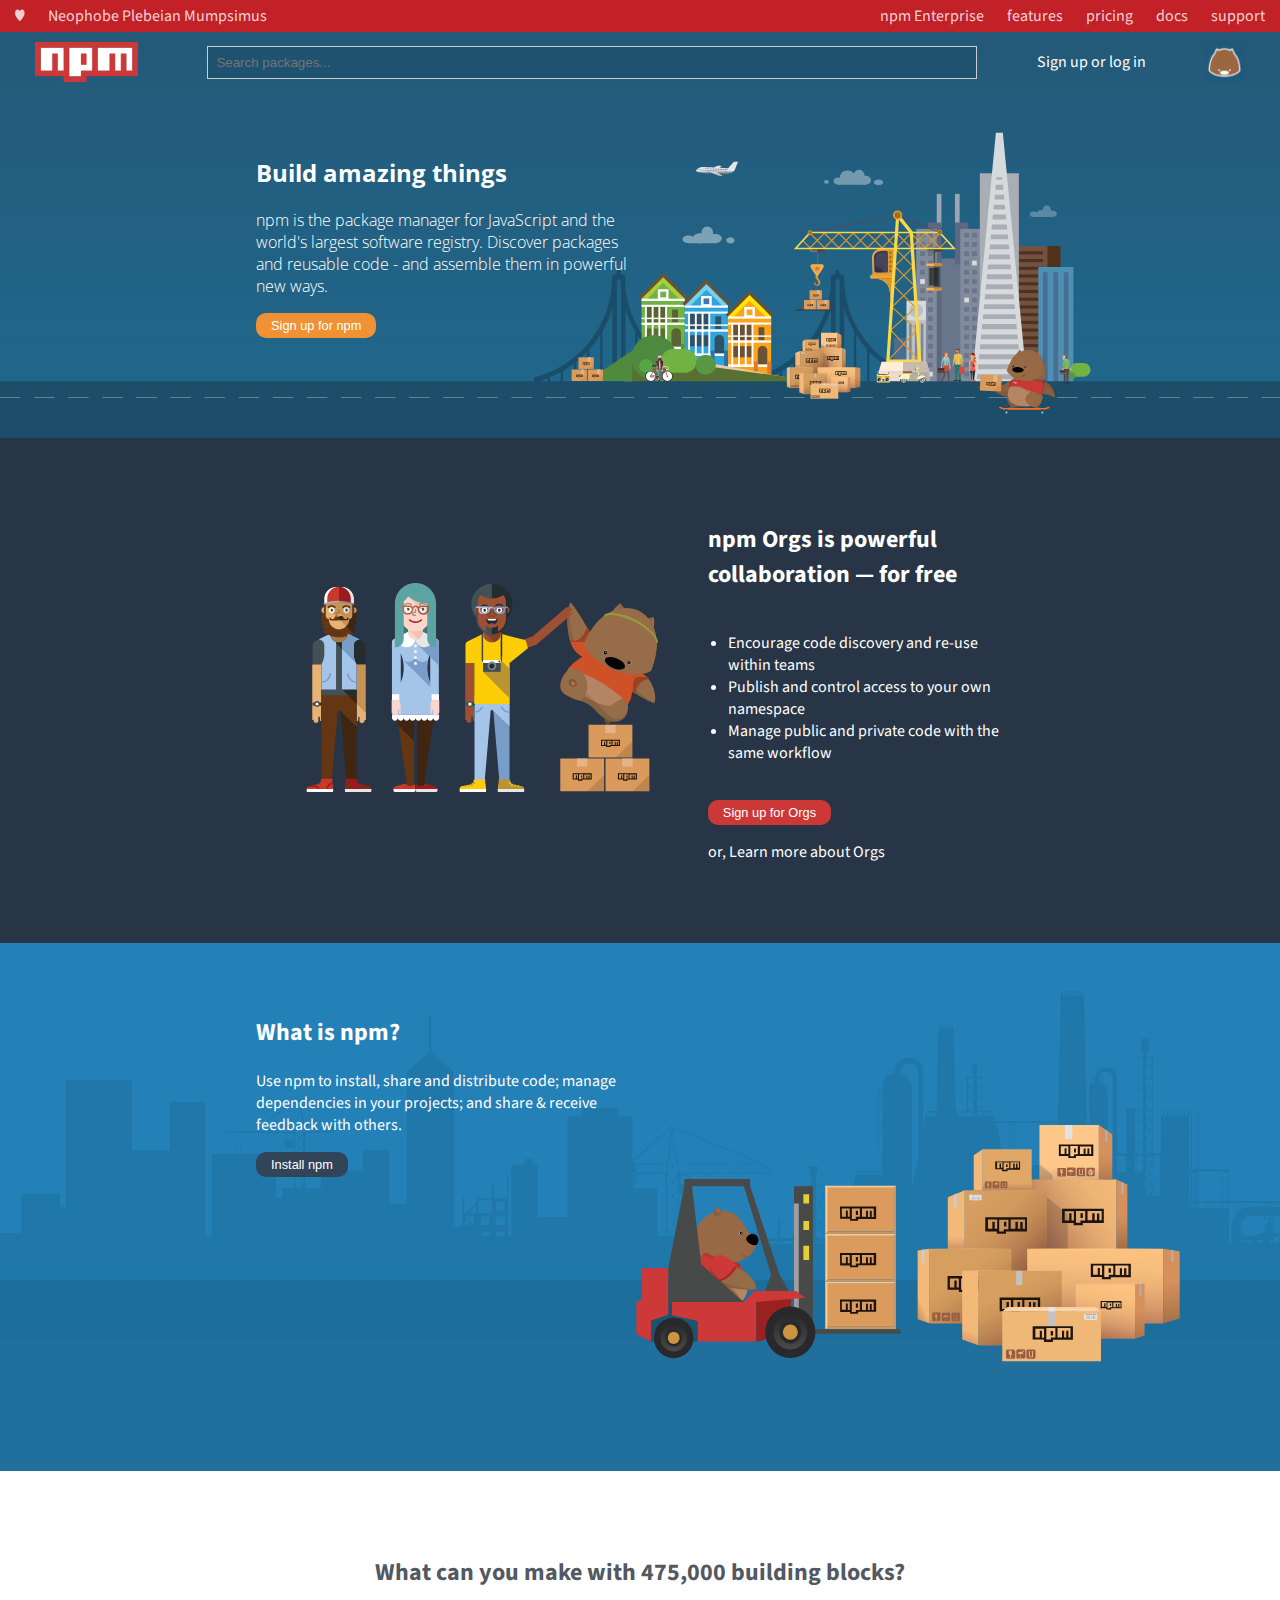
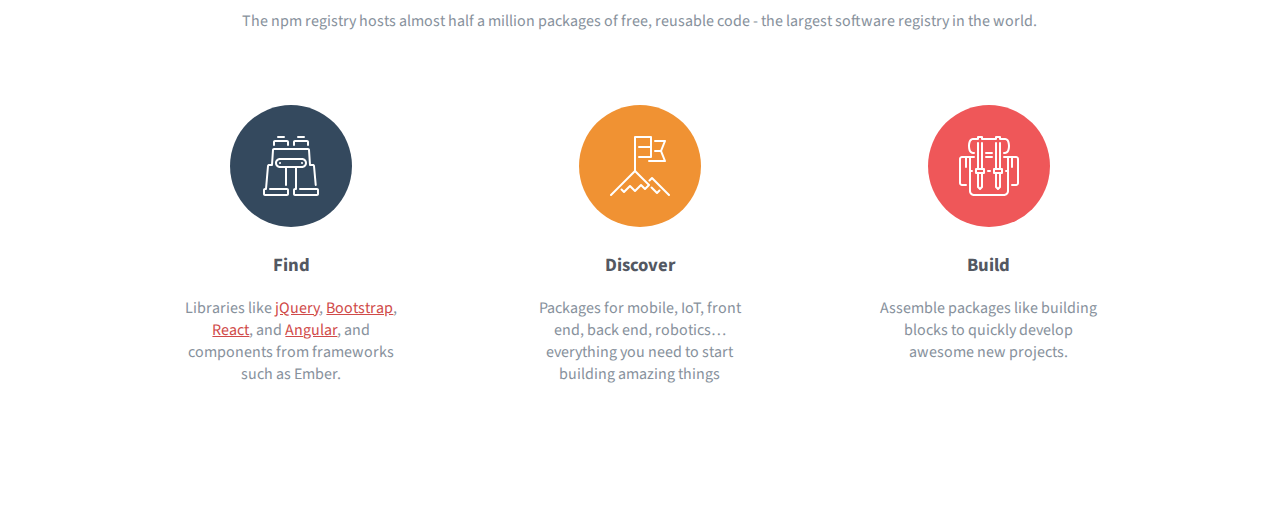
<file: index.html>
<!DOCTYPE html>
<html lang="en">

<head>
  <meta charset="UTF-8">
  <meta name="viewport" content="width=device-width, initial-scale=1.0">
  <meta http-equiv="X-UA-Compatible" content="ie=edge">
  <link rel="stylesheet" type="text/css" href="index.css" />
  <link href="https://fonts.googleapis.com/css?family=Source+Sans+Pro" rel="stylesheet">
  <link href="https://fonts.googleapis.com/css?family=Open+Sans:300,400" rel="stylesheet">
  <link rel="stylesheet" href="https://use.fontawesome.com/releases/v5.6.3/css/all.css" integrity="sha384-UHRtZLI+pbxtHCWp1t77Bi1L4ZtiqrqD80Kn4Z8NTSRyMA2Fd33n5dQ8lWUE00s/"
    crossorigin="anonymous">
  <title>npm</title>
</head>

<body>
  <nav>
    <div class="top-left">
      <a class="heart" href="#">♥︎</a>
      <span class="acronym">Neophobe Plebeian Mumpsimus</span>
    </div>
    <div>
      <ul class="top-links">
        <li><a href="#">npm Enterprise</a></li>
        <li><a href="#">features</a></li>
        <li><a href="#">pricing</a></li>
        <li><a href="#">docs</a></li>
        <li><a href="#">support</a></li>
      </ul>
    </div>
  </nav>
  <header>
    <div class="search">
      <img id="npmlogo" src="./images/npm-logo.png" alt="npmlogo" />
      <div class="searchContainer">
        <input class="searchBox" type="search" name="search" placeholder="Search packages...">
        <i class="fa fa-search searchIcon"></i>
      </div>
      <p>Sign up or log in</p>
      <img id="bearlogo" src="./images/bear-logo.png" alt="bearlogo" />
    </div>
    <div class="buildcontent">
      <h2>Build amazing things</h2>
      <p>npm is the package manager for JavaScript and the world's largest software registry. Discover packages and
        reusable code - and assemble them in powerful new ways. </p>
      <button type="button">Sign up for npm</button>
    </div>
  </header>
  <section class="collaboration">
    <div class="collabcontainer">
      <div class=collabimg>
        <img src="./images/collaboration.svg">
      </div>
      <div class="collabcontent">
        <h2>npm Orgs is powerful collaboration — for free</h2>
        <ul>
          <li>Encourage code discovery and re-use within teams</li>
          <li>Publish and control access to your own namespace</li>
          <li>Manage public and private code with the same workflow</li>
        </ul>
        <button type="button">Sign up for Orgs</button>
        <p>or, Learn more about Orgs</p>
      </div>
    </div>
  </section>
  <section class="whatis">
    <div class="whatiscontent">
      <h2>What is npm?</h2>
      <p>Use npm to install, share and distribute code; manage dependencies in your projects; and share & receive
        feedback with others.</p>
      <button type="button">Install npm</button>
    </div>
  </section>
  <section class="whatcan">
    <div class="whatcanheading">
      <h2>What can you make with 475,000 building blocks?</h2>
      <p>The npm registry hosts almost half a million packages of free, reusable code - the largest software registry
        in the world.</p>
    </div>
    <div class="whatcanoptions">
      <div class="find option">
        <img src="./images/binoculars.svg" alt="binoculars" />
        <h3>Find</h3>
        <p>Libraries like <a href="https://jquery.com/" target="_blank">jQuery</a>, <a href="https://getbootstrap.com/"
            target="_blank">Bootstrap</a>,
          <a href="https://reactjs.org/" target="_blank">React</a>, and <a href="https://angular.io/" target="_blank">Angular</a>,
          and components from frameworks such as Ember.</p>
      </div>
      <div class="discover option">
        <img src="./images/mountain-flag.svg" alt="mountainflag" />
        <h3>Discover</h3>
        <p>Packages for mobile, IoT, front end, back end, robotics… everything you need to start building amazing
          things</p>
      </div>
      <div class="build option">
        <img src="./images/backpack.svg" alt="backpack" />
        <h3>Build</h3>
        <p>Assemble packages like building blocks to quickly develop awesome new projects.</p>
      </div>
    </div>
  </section>
</body>

</html>
</file>
<file: index.css>
body {
    margin: 0;
    font-family: 'Source Sans Pro';
    background: #C12127;
    color: white;
    min-width: 410px;
}

/* navigation bar */

nav {
    margin: 0;
    display: flex;
    justify-content: space-between;
    color: rgba(255,255,255,0.8);
    padding: 5px;
  }
  
  nav a {
    color: rgba(255,255,255,0.8);
    text-decoration: none;
  }

  .heart, 
  .acronym {
      margin: 10px;
    } 

  .top-links {
    flex-wrap: wrap;
    margin: auto;
  }
  
  
  .top-links li {
    display: inline-block;
    margin: 0 10px;
  }

  
/* header */

header {
    background: rgb(32, 101, 136);
    background-image: url(./images/city-scape.svg);
    background-size: auto 100%;
    background-repeat: no-repeat;
    background-position: top;  
    padding-bottom: 100px; 
}

  .search {
      display: flex;
      align-items: center;
      justify-content: space-around;
}

  .search input {
    background: rgb(31, 82, 111);
    color: white;
    padding: 0.5rem;
  }

  input:focus {
    outline: none;
}

::-webkit-search-cancel-button {
  -webkit-appearance: none;
}

  #bearlogo,
  #npmlogo {
    height: 40px;
    margin: 10px;
  }

  .searchContainer {
    display: inline-flex;
    position: relative;
    border: 1px solid #ccc;
    overflow: hidden;
    width: 60%;
    margin: 10px;
  }
  
  .searchIcon {
    padding: 0.5rem;
    background: rgb(31, 82, 111)
  }
  
  .searchBox {
    border: 0;
    padding: 0.5rem 0.5rem 0.5rem 0;
    flex: 1;
  }


  /* headercontent */
  .buildcontent {
    width: 30%;
    margin-top: 5%;
    margin-left: 20%;
    font-family: "Open Sans", sans-serif;
    font-weight: 20;
  }

  .buildcontent button {
    background: rgb(240, 146, 51);
    color: white;
    font-size: 0.8em;
    border-radius: 10px;
    border: 0;
    padding: 5px 15px;
  }

  /* collaboration section */
  .collaboration {
    width: 100%;
    background: rgb(39, 53, 71);
  }

  .collabcontainer {
    color: white;
    display: inline-flex;
    width: 60%;
    margin: 5% 20%;
    align-items: center;
  }

  .collabimg {
    width: 70%;
    margin: 50px;
  }

  .collabcontent {
    margin: 0 auto;
    text-align: start;
  }

  .collabcontent ul {
    padding: 20px;
  }

  .collabcontent button {
    background: rgb(203, 56, 55);
    color: white;
    font-size: 0.8em;
    border-radius: 10px;
    border: 0;
    padding: 5px 15px;
  }

  /* whatis section */
  .whatis {
    background-image: url(./images/forklift.svg);
    background-size: cover;
    height: 400px;
    padding-top: 10%;
    position: relative;
  }

  .whatiscontent {
    width: 30%;
    position: absolute;
    left: 20%;
    top: 10%;
  }

  .whatis button {
    background: rgb(49, 68, 88);
    color: white;
    font-size: 0.8em;
    border-radius: 10px;
    border: 0;
    padding: 5px 15px;
  }

  .whatcan {
    padding: 5%;
    background: white;
    color: rgb(135, 145, 156);
  }

  .whatcanheading {
    text-align: center;
    width: 70%;
    margin: 0 auto;
  }

  .whatcanoptions {
    text-align: center;
  }

  .option {
    vertical-align: top;
    display: inline-block;
    width: 20%;
    padding: 5%;
  }

  .whatcan h2, .whatcan h3 {
    color: rgb(83, 88, 98);
  }

 .whatcan p {
   color: rgb(135, 145, 156);
 }

 .whatcan a {
   color: rgb(208, 74, 73);
 }


@media screen and (max-width: 1020px) {

  .top-left {
    display: none;
}

  nav {
      justify-content: center;
  }

  .buildcontent {
    padding-top: 63%;
    width: 60%;
  }

  .collaboration {
    padding: 5% 0;
  }

  .collabcontainer {
    display: flex;
    flex-wrap: wrap-reverse;
  }

  .collabimg {
    margin: 0;
    width: 100%;
    margin-top: 15%;
  }

  .whatiscontent {
    top: 52%;
    width: 50%;
  }

  .option {
    display: block;
    width: 50%;
    margin: 0 auto;
    padding: 5%;
  }

  .whatcan h2, .whatcan h3 {
      color: rgb(83, 88, 98);
  }

  .whatcan p {
    color: green;
  }

}


@media screen and (max-width: 520px) {

  .buildcontent {
    padding-top: 108%;
  }

  .whatiscontent {
    top: 30%;
  }

  .bearlogo, #npmlogo {
    display: none;
  }

  /* less margin too make list items fit better to screensize */
  .top-links li {
    display: inline-block;
    margin: 0 8px;
  }

}
</file>
